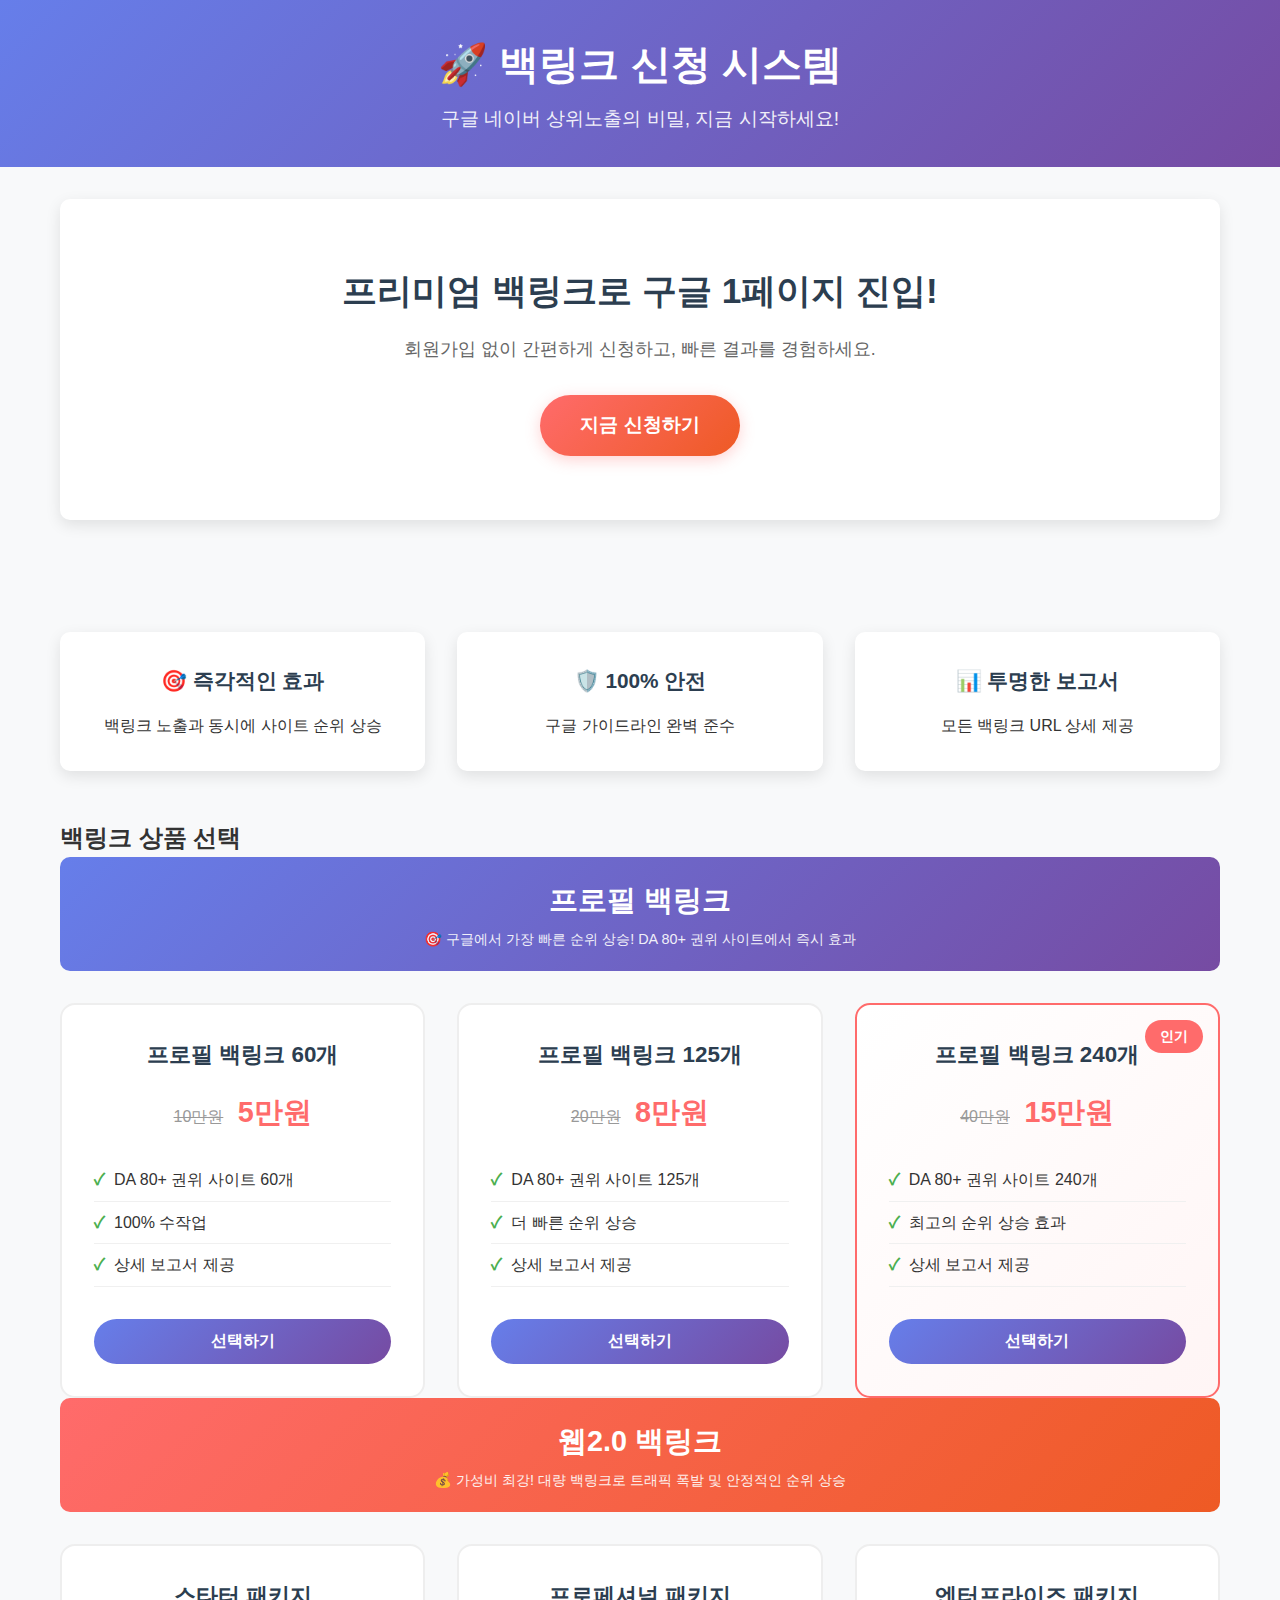
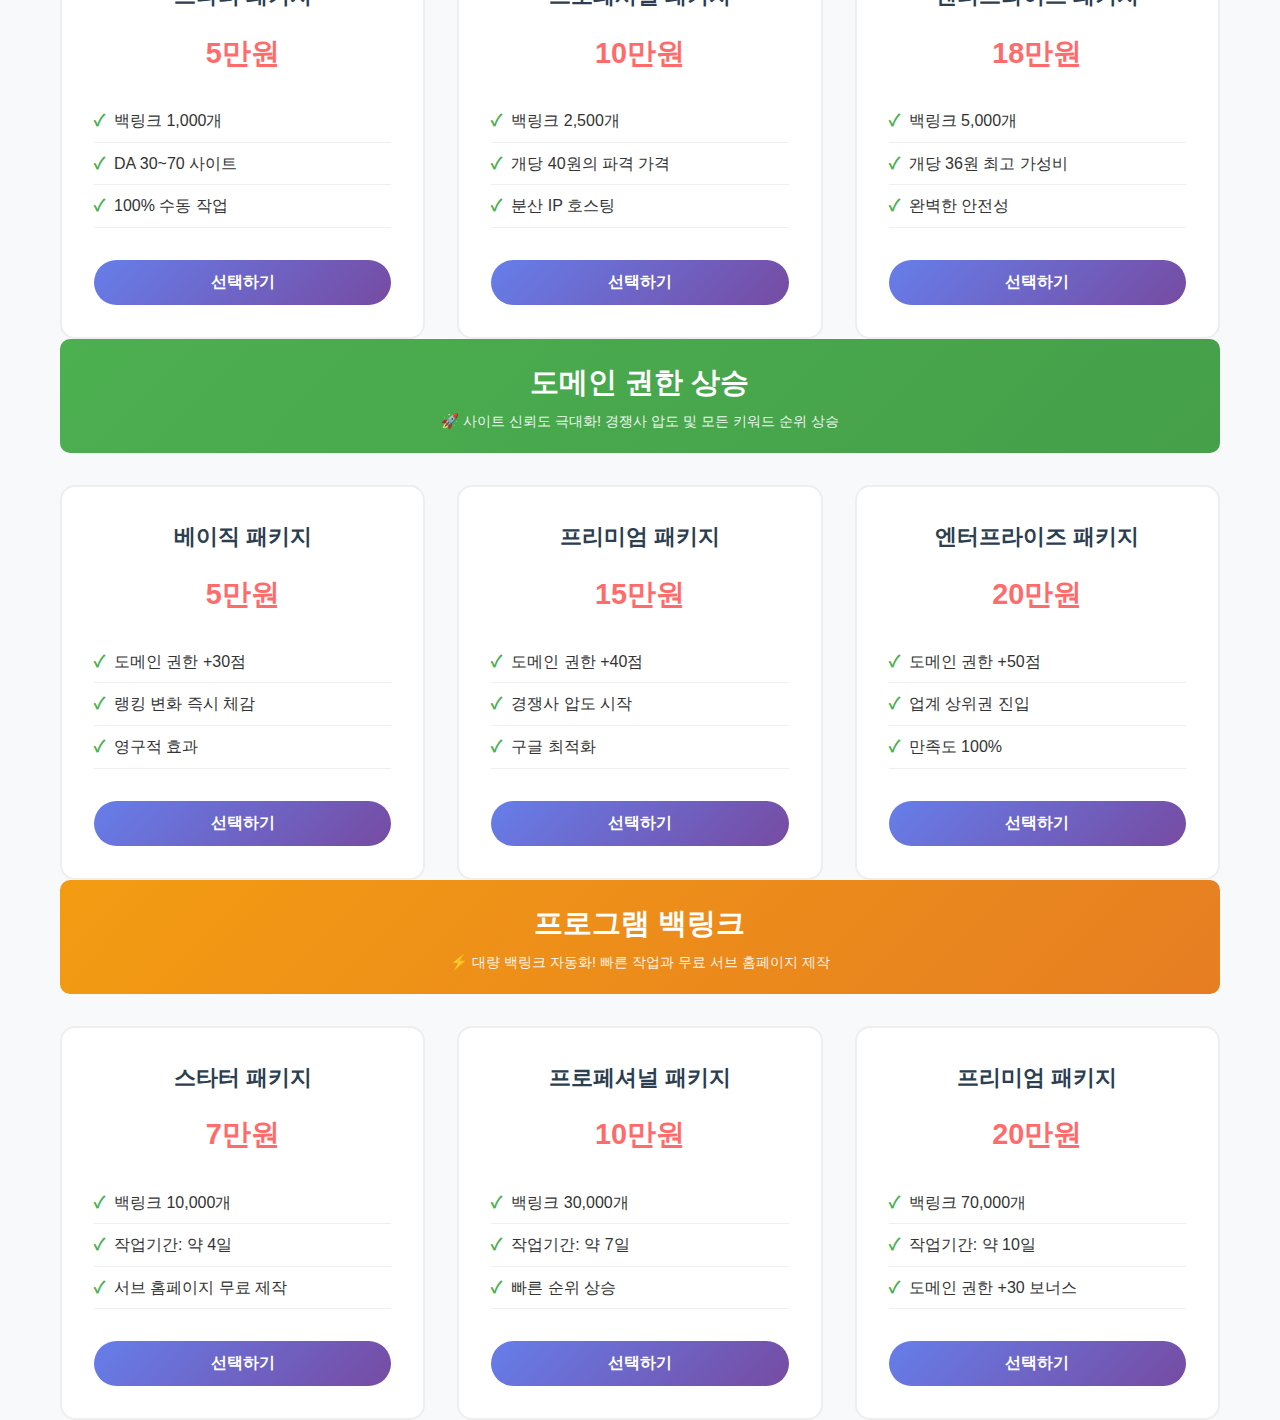
<file: index.html>
<!DOCTYPE html>
<html lang="ko">
<head>
    <meta charset="UTF-8">
    <meta name="viewport" content="width=device-width, initial-scale=1.0">
    <title>백링크 신청 시스템</title>
    <link rel="stylesheet" href="style.css">
</head>
<body>
    <header>
        <div class="container">
            <h1>🚀 백링크 신청 시스템</h1>
            <p>구글 네이버 상위노출의 비밀, 지금 시작하세요!</p>
        </div>
    </header>

    <main class="container">
        <section class="hero">
            <h2>프리미엄 백링크로 구글 1페이지 진입!</h2>
            <p>회원가입 없이 간편하게 신청하고, 빠른 결과를 경험하세요.</p>
            <a href="#products" class="cta-button" style="display: inline-block; text-decoration: none;">지금 신청하기</a>
        </section>

        <section class="features">
            <div class="feature-grid">
                <div class="feature-card">
                    <h3>🎯 즉각적인 효과</h3>
                    <p>백링크 노출과 동시에 사이트 순위 상승</p>
                </div>
                <div class="feature-card">
                    <h3>🛡️ 100% 안전</h3>
                    <p>구글 가이드라인 완벽 준수</p>
                </div>
                <div class="feature-card">
                    <h3>📊 투명한 보고서</h3>
                    <p>모든 백링크 URL 상세 제공</p>
                </div>
            </div>
        </section>

        <!-- 상품 섹션 -->
        <section id="products" class="products-section">
            <h2 class="section-title">백링크 상품 선택</h2>
            
            <!-- 프로필 백링크 섹션 -->
            <div class="product-category">
                <h3 class="category-title" style="background: linear-gradient(135deg, #667eea 0%, #764ba2 100%); color: white; padding: 20px; text-align: center; font-size: 1.8rem; margin-bottom: 30px; border-radius: 10px;">
                    프로필 백링크
                    <span style="display: block; font-size: 0.9rem; font-weight: normal; margin-top: 5px; opacity: 0.9;">
                        🎯 구글에서 가장 빠른 순위 상승! DA 80+ 권위 사이트에서 즉시 효과
                    </span>
                </h3>
                <div class="product-grid">
                    <div class="product-card" data-product="profile-60">
                        <h3>프로필 백링크 60개</h3>
                        <div class="price">
                            <span class="original-price">10만원</span>
                            <span class="sale-price">5만원</span>
                        </div>
                        <ul>
                            <li>DA 80+ 권위 사이트 60개</li>
                            <li>100% 수작업</li>
                            <li>상세 보고서 제공</li>
                        </ul>
                        <button class="select-btn order-now-btn" data-product="profile-60">선택하기</button>
                    </div>
                    <div class="product-card" data-product="profile-125">
                        <h3>프로필 백링크 125개</h3>
                        <div class="price">
                            <span class="original-price">20만원</span>
                            <span class="sale-price">8만원</span>
                        </div>
                        <ul>
                            <li>DA 80+ 권위 사이트 125개</li>
                            <li>더 빠른 순위 상승</li>
                            <li>상세 보고서 제공</li>
                        </ul>
                        <button class="select-btn order-now-btn" data-product="profile-125">선택하기</button>
                    </div>
                    <div class="product-card popular" data-product="profile-240">
                        <div class="popular-badge">인기</div>
                        <h3>프로필 백링크 240개</h3>
                        <div class="price">
                            <span class="original-price">40만원</span>
                            <span class="sale-price">15만원</span>
                        </div>
                        <ul>
                            <li>DA 80+ 권위 사이트 240개</li>
                            <li>최고의 순위 상승 효과</li>
                            <li>상세 보고서 제공</li>
                        </ul>
                        <button class="select-btn order-now-btn" data-product="profile-240">선택하기</button>
                    </div>
                </div>
            </div>

            <!-- 웹2.0 백링크 섹션 -->
            <div class="product-category">
                <h3 class="category-title" style="background: linear-gradient(135deg, #ff6b6b 0%, #ee5a24 100%); color: white; padding: 20px; text-align: center; font-size: 1.8rem; margin-bottom: 30px; border-radius: 10px;">
                    웹2.0 백링크
                    <span style="display: block; font-size: 0.9rem; font-weight: normal; margin-top: 5px; opacity: 0.9;">
                        💰 가성비 최강! 대량 백링크로 트래픽 폭발 및 안정적인 순위 상승
                    </span>
                </h3>
                <div class="product-grid">
                    <div class="product-card" data-product="web20-1000">
                        <h3>스타터 패키지</h3>
                        <div class="price">
                            <span class="sale-price">5만원</span>
                        </div>
                        <ul>
                            <li>백링크 1,000개</li>
                            <li>DA 30~70 사이트</li>
                            <li>100% 수동 작업</li>
                        </ul>
                        <button class="select-btn order-now-btn" data-product="web20-1000">선택하기</button>
                    </div>
                    <div class="product-card" data-product="web20-2500">
                        <h3>프로페셔널 패키지</h3>
                        <div class="price">
                            <span class="sale-price">10만원</span>
                        </div>
                        <ul>
                            <li>백링크 2,500개</li>
                            <li>개당 40원의 파격 가격</li>
                            <li>분산 IP 호스팅</li>
                        </ul>
                        <button class="select-btn order-now-btn" data-product="web20-2500">선택하기</button>
                    </div>
                    <div class="product-card" data-product="web20-5000">
                        <h3>엔터프라이즈 패키지</h3>
                        <div class="price">
                            <span class="sale-price">18만원</span>
                        </div>
                        <ul>
                            <li>백링크 5,000개</li>
                            <li>개당 36원 최고 가성비</li>
                            <li>완벽한 안전성</li>
                        </ul>
                        <button class="select-btn order-now-btn" data-product="web20-5000">선택하기</button>
                    </div>
                </div>
            </div>

            <!-- 도메인 권한 상승 섹션 -->
            <div class="product-category">
                <h3 class="category-title" style="background: linear-gradient(135deg, #4CAF50 0%, #45a049 100%); color: white; padding: 20px; text-align: center; font-size: 1.8rem; margin-bottom: 30px; border-radius: 10px;">
                    도메인 권한 상승
                    <span style="display: block; font-size: 0.9rem; font-weight: normal; margin-top: 5px; opacity: 0.9;">
                        🚀 사이트 신뢰도 극대화! 경쟁사 압도 및 모든 키워드 순위 상승
                    </span>
                </h3>
                <div class="product-grid">
                    <div class="product-card" data-product="domain-30">
                        <h3>베이직 패키지</h3>
                        <div class="price">
                            <span class="sale-price">5만원</span>
                        </div>
                        <ul>
                            <li>도메인 권한 +30점</li>
                            <li>랭킹 변화 즉시 체감</li>
                            <li>영구적 효과</li>
                        </ul>
                        <button class="select-btn order-now-btn" data-product="domain-30">선택하기</button>
                    </div>
                    <div class="product-card" data-product="domain-40">
                        <h3>프리미엄 패키지</h3>
                        <div class="price">
                            <span class="sale-price">15만원</span>
                        </div>
                        <ul>
                            <li>도메인 권한 +40점</li>
                            <li>경쟁사 압도 시작</li>
                            <li>구글 최적화</li>
                        </ul>
                        <button class="select-btn order-now-btn" data-product="domain-40">선택하기</button>
                    </div>
                    <div class="product-card" data-product="domain-50">
                        <h3>엔터프라이즈 패키지</h3>
                        <div class="price">
                            <span class="sale-price">20만원</span>
                        </div>
                        <ul>
                            <li>도메인 권한 +50점</li>
                            <li>업계 상위권 진입</li>
                            <li>만족도 100%</li>
                        </ul>
                        <button class="select-btn order-now-btn" data-product="domain-50">선택하기</button>
                    </div>
                </div>
            </div>

            <!-- 프로그램 백링크 섹션 -->
            <div class="product-category">
                <h3 class="category-title" style="background: linear-gradient(135deg, #f39c12 0%, #e67e22 100%); color: white; padding: 20px; text-align: center; font-size: 1.8rem; margin-bottom: 30px; border-radius: 10px;">
                    프로그램 백링크
                    <span style="display: block; font-size: 0.9rem; font-weight: normal; margin-top: 5px; opacity: 0.9;">
                        ⚡ 대량 백링크 자동화! 빠른 작업과 무료 서브 홈페이지 제작
                    </span>
                </h3>
                <div class="product-grid">
                    <div class="product-card" data-product="program-10000">
                        <h3>스타터 패키지</h3>
                        <div class="price">
                            <span class="sale-price">7만원</span>
                        </div>
                        <ul>
                            <li>백링크 10,000개</li>
                            <li>작업기간: 약 4일</li>
                            <li>서브 홈페이지 무료 제작</li>
                        </ul>
                        <button class="select-btn order-now-btn" data-product="program-10000">선택하기</button>
                    </div>
                    <div class="product-card" data-product="program-30000">
                        <h3>프로페셔널 패키지</h3>
                        <div class="price">
                            <span class="sale-price">10만원</span>
                        </div>
                        <ul>
                            <li>백링크 30,000개</li>
                            <li>작업기간: 약 7일</li>
                            <li>빠른 순위 상승</li>
                        </ul>
                        <button class="select-btn order-now-btn" data-product="program-30000">선택하기</button>
                    </div>
                    <div class="product-card" data-product="program-70000">
                        <h3>프리미엄 패키지</h3>
                        <div class="price">
                            <span class="sale-price">20만원</span>
                        </div>
                        <ul>
                            <li>백링크 70,000개</li>
                            <li>작업기간: 약 10일</li>
                            <li>도메인 권한 +30 보너스</li>
                        </ul>
                        <button class="select-btn order-now-btn" data-product="program-70000">선택하기</button>
                    </div>
                </div>
            </div>
        </section>
    </main>

    <!-- 주문 모달 -->
    <div id="orderModal" class="modal">
        <div class="modal-content">
            <span class="close">&times;</span>
            <h2>백링크 상품 선택</h2>
            
            <div class="product-tabs">
                <button class="tab-button active" data-tab="profile">프로필 백링크</button>
                <button class="tab-button" data-tab="web20">웹2.0 백링크</button>
                <button class="tab-button" data-tab="domain">도메인 권한 상승</button>
                <button class="tab-button" data-tab="program">프로그램 백링크</button>
            </div>

            <!-- 프로필 백링크 탭 -->
            <div id="profile" class="tab-content active">
                <div class="product-grid">
                    <div class="product-card" data-product="profile-60">
                        <h3>프로필 백링크 60개</h3>
                        <div class="price">
                            <span class="original-price">10만원</span>
                            <span class="sale-price">5만원</span>
                        </div>
                        <ul>
                            <li>DA 80+ 권위 사이트 60개</li>
                            <li>100% 수작업</li>
                            <li>상세 보고서 제공</li>
                        </ul>
                        <button class="select-btn">선택하기</button>
                    </div>
                    <div class="product-card" data-product="profile-125">
                        <h3>프로필 백링크 125개</h3>
                        <div class="price">
                            <span class="original-price">20만원</span>
                            <span class="sale-price">8만원</span>
                        </div>
                        <ul>
                            <li>DA 80+ 권위 사이트 125개</li>
                            <li>더 빠른 순위 상승</li>
                            <li>상세 보고서 제공</li>
                        </ul>
                        <button class="select-btn">선택하기</button>
                    </div>
                    <div class="product-card popular" data-product="profile-240">
                        <div class="popular-badge">인기</div>
                        <h3>프로필 백링크 240개</h3>
                        <div class="price">
                            <span class="original-price">40만원</span>
                            <span class="sale-price">15만원</span>
                        </div>
                        <ul>
                            <li>DA 80+ 권위 사이트 240개</li>
                            <li>최고의 순위 상승 효과</li>
                            <li>상세 보고서 제공</li>
                        </ul>
                        <button class="select-btn">선택하기</button>
                    </div>
                </div>
            </div>

            <!-- 웹2.0 백링크 탭 -->
            <div id="web20" class="tab-content">
                <div class="product-grid">
                    <div class="product-card" data-product="web20-1000">
                        <h3>스타터 패키지</h3>
                        <div class="price">
                            <span class="sale-price">5만원</span>
                        </div>
                        <ul>
                            <li>백링크 1,000개</li>
                            <li>DA 30~70 사이트</li>
                            <li>100% 수동 작업</li>
                        </ul>
                        <button class="select-btn">선택하기</button>
                    </div>
                    <div class="product-card" data-product="web20-2500">
                        <h3>프로페셔널 패키지</h3>
                        <div class="price">
                            <span class="sale-price">10만원</span>
                        </div>
                        <ul>
                            <li>백링크 2,500개</li>
                            <li>개당 40원의 파격 가격</li>
                            <li>분산 IP 호스팅</li>
                        </ul>
                        <button class="select-btn">선택하기</button>
                    </div>
                    <div class="product-card" data-product="web20-5000">
                        <h3>엔터프라이즈 패키지</h3>
                        <div class="price">
                            <span class="sale-price">18만원</span>
                        </div>
                        <ul>
                            <li>백링크 5,000개</li>
                            <li>개당 36원 최고 가성비</li>
                            <li>완벽한 안전성</li>
                        </ul>
                        <button class="select-btn">선택하기</button>
                    </div>
                </div>
            </div>

            <!-- 도메인 권한 상승 탭 -->
            <div id="domain" class="tab-content">
                <div class="product-grid">
                    <div class="product-card" data-product="domain-30">
                        <h3>베이직 패키지</h3>
                        <div class="price">
                            <span class="sale-price">5만원</span>
                        </div>
                        <ul>
                            <li>도메인 권한 +30점</li>
                            <li>랭킹 변화 즉시 체감</li>
                            <li>영구적 효과</li>
                        </ul>
                        <button class="select-btn">선택하기</button>
                    </div>
                    <div class="product-card" data-product="domain-40">
                        <h3>프리미엄 패키지</h3>
                        <div class="price">
                            <span class="sale-price">15만원</span>
                        </div>
                        <ul>
                            <li>도메인 권한 +40점</li>
                            <li>경쟁사 압도 시작</li>
                            <li>구글 최적화</li>
                        </ul>
                        <button class="select-btn">선택하기</button>
                    </div>
                    <div class="product-card" data-product="domain-50">
                        <h3>엔터프라이즈 패키지</h3>
                        <div class="price">
                            <span class="sale-price">20만원</span>
                        </div>
                        <ul>
                            <li>도메인 권한 +50점</li>
                            <li>업계 상위권 진입</li>
                            <li>만족도 100%</li>
                        </ul>
                        <button class="select-btn">선택하기</button>
                    </div>
                </div>
            </div>

            <!-- 프로그램 백링크 탭 -->
            <div id="program" class="tab-content">
                <div class="product-grid">
                    <div class="product-card" data-product="program-10000">
                        <h3>스타터 패키지</h3>
                        <div class="price">
                            <span class="sale-price">7만원</span>
                        </div>
                        <ul>
                            <li>백링크 10,000개</li>
                            <li>작업기간: 약 4일</li>
                            <li>서브 홈페이지 무료 제작</li>
                        </ul>
                        <button class="select-btn">선택하기</button>
                    </div>
                    <div class="product-card" data-product="program-30000">
                        <h3>프로페셔널 패키지</h3>
                        <div class="price">
                            <span class="sale-price">10만원</span>
                        </div>
                        <ul>
                            <li>백링크 30,000개</li>
                            <li>작업기간: 약 7일</li>
                            <li>빠른 순위 상승</li>
                        </ul>
                        <button class="select-btn">선택하기</button>
                    </div>
                    <div class="product-card" data-product="program-70000">
                        <h3>프리미엄 패키지</h3>
                        <div class="price">
                            <span class="sale-price">20만원</span>
                        </div>
                        <ul>
                            <li>백링크 70,000개</li>
                            <li>작업기간: 약 10일</li>
                            <li>도메인 권한 +30 보너스</li>
                        </ul>
                        <button class="select-btn">선택하기</button>
                    </div>
                </div>
            </div>
        </div>
    </div>

    <!-- 주문 정보 입력 모달 -->
    <div id="orderFormModal" class="modal">
        <div class="modal-content">
            <span class="close">&times;</span>
            <h2>주문 정보 입력</h2>
            
            <form id="orderForm">
                <div class="selected-product">
                    <h3 id="selectedProductName"></h3>
                    <p id="selectedProductPrice"></p>
                </div>

                <div class="form-group">
                    <label for="website">홈페이지 주소 *</label>
                    <input type="url" id="website" name="website" required placeholder="https://example.com">
                </div>

                <div class="form-group" id="keywordsGroup">
                    <label for="keywords">타겟 키워드 (1개 이상, 쉼표로 구분) *</label>
                    <input type="text" id="keywords" name="keywords" placeholder="키워드1, 키워드2, 키워드3 (1개 이상)">
                </div>

                <div class="form-group">
                    <label for="email">이메일 주소 (보고서 수신용) *</label>
                    <input type="email" id="email" name="email" required placeholder="example@email.com">
                </div>

                <button type="submit" class="order-submit-btn">주문하기</button>
            </form>
        </div>
    </div>

    <!-- 결제 정보 모달 -->
    <div id="paymentModal" class="modal">
        <div class="modal-content">
            <span class="close">&times;</span>
            <h2>결제 정보</h2>
            
            <div class="payment-info">
                <div class="order-summary">
                    <h3>주문 정보</h3>
                    <p><strong>주문번호:</strong> <span id="orderNumber"></span></p>
                    <p><strong>상품명:</strong> <span id="paymentProductName"></span></p>
                    <p><strong>결제금액:</strong> <span id="paymentAmount"></span></p>
                </div>

                <div class="bank-info">
                    <h3>입금 계좌</h3>
                    <div class="account-details">
                        <p><strong>은행:</strong>새마을금고</p>
                        <p><strong>계좌번호:</strong>9002-1439-7622-7</p>
                        <p><strong>예금주:</strong>최하나</p>
                    </div>
                    <button id="copyAccount" class="copy-btn">계좌번호 복사</button>
                </div>

                <div class="payment-notice">
                    <h4>⚠️ 입금 안내</h4>
                    <ul>
                        <li>입금자명은 주문시 입력한 이름으로 해주세요</li>
                        <li>입금 확인 후 텔레그램으로 작업 시작 알림을 보내드립니다</li>
                        <li>작업 완료 후 이메일로 상세 보고서를 발송합니다</li>
                        <li>입금 확인까지 보통 1-2시간 소요됩니다</li>
                    </ul>
                </div>

                <div class="payment-actions">
                    <button id="confirmPayment" class="confirm-payment-btn">입금 완료 알림</button>
                    <p class="payment-help">입금을 완료하신 후 위 버튼을 눌러주세요. 관리자에게 즉시 알림이 전송됩니다.</p>
                </div>
            </div>
        </div>
    </div>

    <script src="script.js"></script>
</body>
</html>
</file>
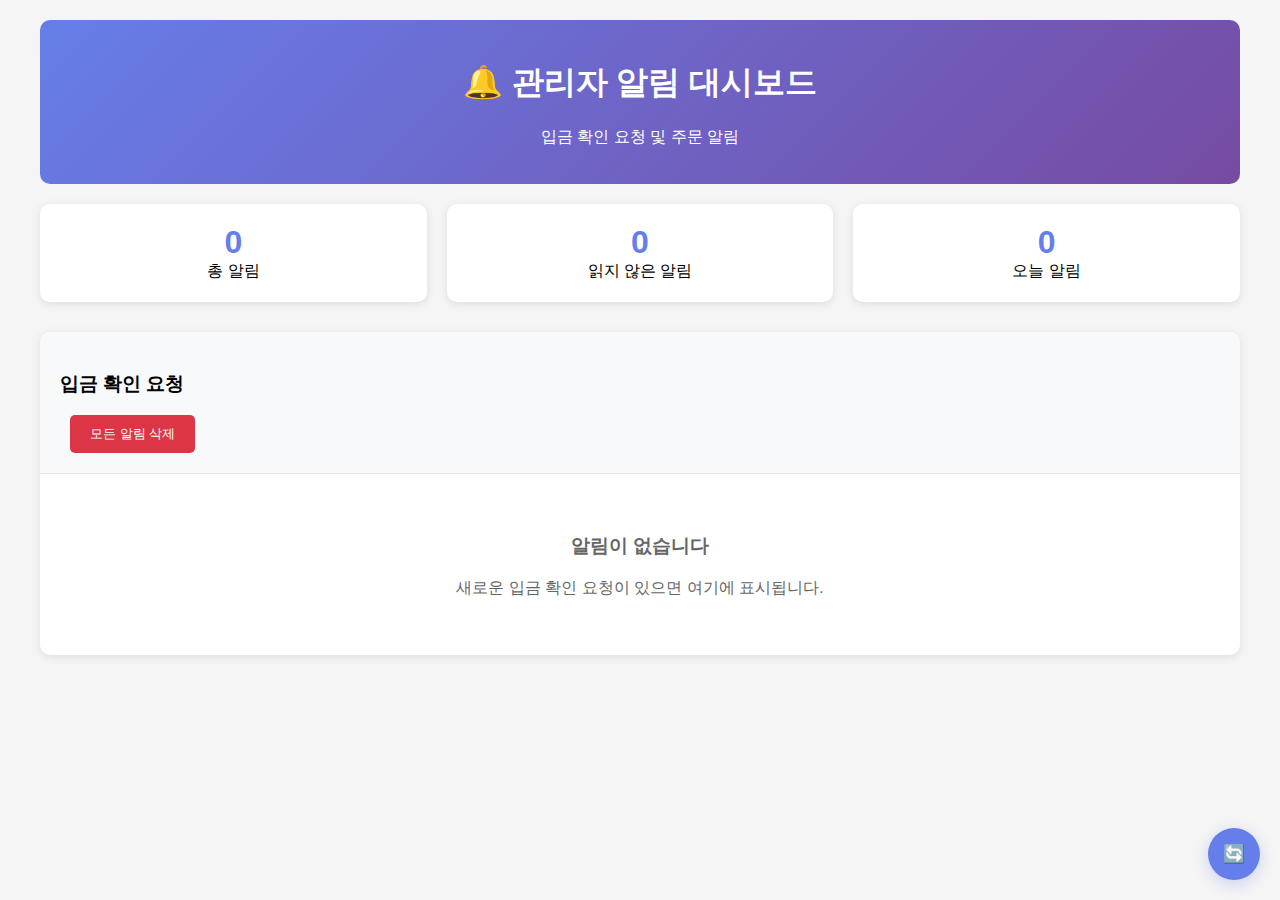
<file: admin-notifications.html>
<!DOCTYPE html>
<html lang="ko">
<head>
    <meta charset="UTF-8">
    <meta name="viewport" content="width=device-width, initial-scale=1.0">
    <title>관리자 알림 대시보드</title>
    <style>
        body {
            font-family: 'Segoe UI', Tahoma, Geneva, Verdana, sans-serif;
            margin: 0;
            padding: 20px;
            background-color: #f5f5f5;
        }
        .container {
            max-width: 1200px;
            margin: 0 auto;
        }
        .header {
            background: linear-gradient(135deg, #667eea 0%, #764ba2 100%);
            color: white;
            padding: 20px;
            border-radius: 10px;
            margin-bottom: 20px;
            text-align: center;
        }
        .stats {
            display: grid;
            grid-template-columns: repeat(auto-fit, minmax(200px, 1fr));
            gap: 20px;
            margin-bottom: 30px;
        }
        .stat-card {
            background: white;
            padding: 20px;
            border-radius: 10px;
            box-shadow: 0 2px 10px rgba(0,0,0,0.1);
            text-align: center;
        }
        .stat-number {
            font-size: 2rem;
            font-weight: bold;
            color: #667eea;
        }
        .notifications {
            background: white;
            border-radius: 10px;
            box-shadow: 0 2px 10px rgba(0,0,0,0.1);
            overflow: hidden;
        }
        .notification-header {
            background: #f8f9fa;
            padding: 20px;
            border-bottom: 1px solid #dee2e6;
        }
        .notification-item {
            padding: 20px;
            border-bottom: 1px solid #f0f0f0;
            transition: background 0.3s;
        }
        .notification-item:hover {
            background: #f8f9fa;
        }
        .notification-item.unread {
            border-left: 4px solid #007bff;
            background: #f8f9ff;
        }
        .notification-meta {
            display: flex;
            justify-content: space-between;
            align-items: center;
            margin-bottom: 10px;
        }
        .order-number {
            font-weight: bold;
            color: #667eea;
            font-size: 1.1rem;
        }
        .timestamp {
            color: #666;
            font-size: 0.9rem;
        }
        .notification-details {
            display: grid;
            grid-template-columns: repeat(auto-fit, minmax(200px, 1fr));
            gap: 15px;
            margin: 15px 0;
        }
        .detail-item {
            display: flex;
            flex-direction: column;
        }
        .detail-label {
            font-size: 0.8rem;
            color: #666;
            text-transform: uppercase;
            margin-bottom: 5px;
        }
        .detail-value {
            font-weight: 500;
        }
        .actions {
            margin-top: 15px;
        }
        .btn {
            padding: 8px 16px;
            border: none;
            border-radius: 5px;
            cursor: pointer;
            margin-right: 10px;
            transition: background 0.3s;
        }
        .btn-primary {
            background: #007bff;
            color: white;
        }
        .btn-primary:hover {
            background: #0056b3;
        }
        .btn-success {
            background: #28a745;
            color: white;
        }
        .btn-success:hover {
            background: #1e7e34;
        }
        .empty-state {
            text-align: center;
            padding: 40px;
            color: #666;
        }
        .refresh-btn {
            position: fixed;
            bottom: 20px;
            right: 20px;
            background: #667eea;
            color: white;
            border: none;
            padding: 15px;
            border-radius: 50%;
            cursor: pointer;
            box-shadow: 0 4px 15px rgba(102, 126, 234, 0.3);
            font-size: 18px;
        }
        .clear-btn {
            background: #dc3545;
            color: white;
            border: none;
            padding: 10px 20px;
            border-radius: 5px;
            cursor: pointer;
            margin-left: 10px;
        }
    </style>
</head>
<body>
    <div class="container">
        <div class="header">
            <h1>🔔 관리자 알림 대시보드</h1>
            <p>입금 확인 요청 및 주문 알림</p>
        </div>

        <div class="stats">
            <div class="stat-card">
                <div class="stat-number" id="totalNotifications">0</div>
                <div>총 알림</div>
            </div>
            <div class="stat-card">
                <div class="stat-number" id="unreadNotifications">0</div>
                <div>읽지 않은 알림</div>
            </div>
            <div class="stat-card">
                <div class="stat-number" id="todayNotifications">0</div>
                <div>오늘 알림</div>
            </div>
        </div>

        <div class="notifications">
            <div class="notification-header">
                <h3>입금 확인 요청</h3>
                <button class="clear-btn" onclick="clearAllNotifications()">모든 알림 삭제</button>
            </div>
            <div id="notificationsList"></div>
        </div>
    </div>

    <button class="refresh-btn" onclick="loadNotifications()" title="새로고침">🔄</button>

    <script>
        function loadNotifications() {
            const notifications = JSON.parse(localStorage.getItem('adminNotifications') || '[]');
            const notificationsList = document.getElementById('notificationsList');
            
            // 통계 업데이트
            updateStats(notifications);
            
            if (notifications.length === 0) {
                notificationsList.innerHTML = `
                    <div class="empty-state">
                        <h3>알림이 없습니다</h3>
                        <p>새로운 입금 확인 요청이 있으면 여기에 표시됩니다.</p>
                    </div>
                `;
                return;
            }
            
            // 최신 순으로 정렬
            notifications.sort((a, b) => new Date(b.timestamp) - new Date(a.timestamp));
            
            notificationsList.innerHTML = notifications.map(notification => `
                <div class="notification-item ${notification.status === 'pending' ? 'unread' : ''}">
                    <div class="notification-meta">
                        <div class="order-number">주문번호: ${notification.orderNumber}</div>
                        <div class="timestamp">${new Date(notification.timestamp).toLocaleString('ko-KR')}</div>
                    </div>
                    
                    <div class="notification-details">
                        <div class="detail-item">
                            <div class="detail-label">상품명</div>
                            <div class="detail-value">${notification.productName}</div>
                        </div>
                        <div class="detail-item">
                            <div class="detail-label">가격</div>
                            <div class="detail-value">${notification.price}</div>
                        </div>
                        <div class="detail-item">
                            <div class="detail-label">웹사이트</div>
                            <div class="detail-value">${notification.website}</div>
                        </div>
                        <div class="detail-item">
                            <div class="detail-label">키워드</div>
                            <div class="detail-value">${notification.keywords}</div>
                        </div>
                        <div class="detail-item">
                            <div class="detail-label">이메일</div>
                            <div class="detail-value">${notification.email}</div>
                        </div>
                    </div>
                    
                    <div class="actions">
                        ${notification.status === 'pending' ? `
                            <button class="btn btn-primary" onclick="markAsRead('${notification.id}')">읽음 처리</button>
                            <button class="btn btn-success" onclick="confirmPayment('${notification.id}')">입금 확인</button>
                        ` : `
                            <span style="color: #28a745; font-weight: bold;">✅ 처리 완료</span>
                        `}
                        <button class="btn" style="background: #dc3545; color: white;" onclick="deleteNotification('${notification.id}')">삭제</button>
                    </div>
                </div>
            `).join('');
        }
        
        function updateStats(notifications) {
            const total = notifications.length;
            const unread = notifications.filter(n => n.status === 'pending').length;
            const today = notifications.filter(n => {
                const notificationDate = new Date(n.timestamp).toDateString();
                const todayDate = new Date().toDateString();
                return notificationDate === todayDate;
            }).length;
            
            document.getElementById('totalNotifications').textContent = total;
            document.getElementById('unreadNotifications').textContent = unread;
            document.getElementById('todayNotifications').textContent = today;
        }
        
        function markAsRead(id) {
            const notifications = JSON.parse(localStorage.getItem('adminNotifications') || '[]');
            const notification = notifications.find(n => n.id === id);
            if (notification) {
                notification.status = 'read';
                localStorage.setItem('adminNotifications', JSON.stringify(notifications));
                loadNotifications();
            }
        }
        
        function confirmPayment(id) {
            const notifications = JSON.parse(localStorage.getItem('adminNotifications') || '[]');
            const notification = notifications.find(n => n.id === id);
            if (notification) {
                notification.status = 'confirmed';
                localStorage.setItem('adminNotifications', JSON.stringify(notifications));
                alert(`주문번호 ${notification.orderNumber}의 입금이 확인되었습니다.`);
                loadNotifications();
            }
        }
        
        function deleteNotification(id) {
            if (confirm('이 알림을 삭제하시겠습니까?')) {
                const notifications = JSON.parse(localStorage.getItem('adminNotifications') || '[]');
                const filtered = notifications.filter(n => n.id !== id);
                localStorage.setItem('adminNotifications', JSON.stringify(filtered));
                loadNotifications();
            }
        }
        
        function clearAllNotifications() {
            if (confirm('모든 알림을 삭제하시겠습니까?')) {
                localStorage.removeItem('adminNotifications');
                localStorage.removeItem('telegramNotifications');
                loadNotifications();
            }
        }
        
        // 페이지 로드 시 알림 로드
        loadNotifications();
        
        // 30초마다 자동 새로고침
        setInterval(loadNotifications, 30000);
    </script>
</body>
</html>
</file>
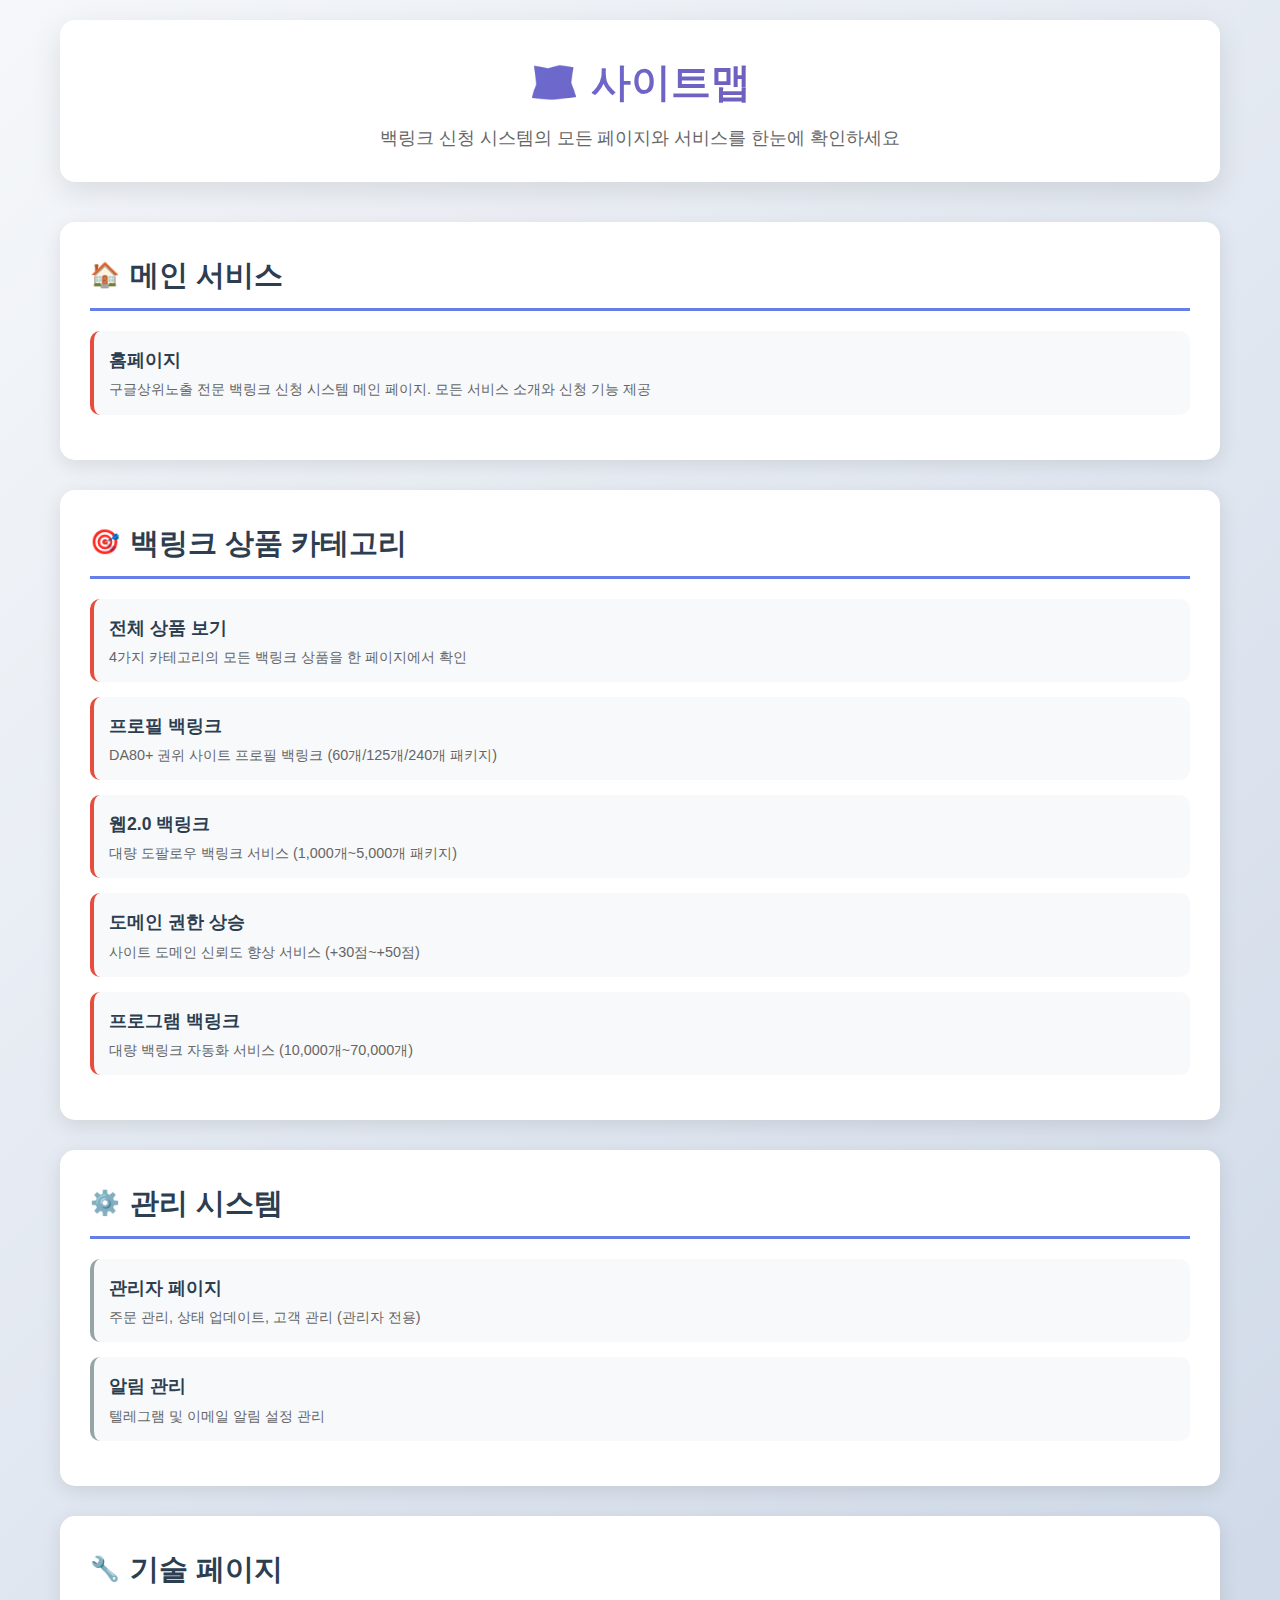
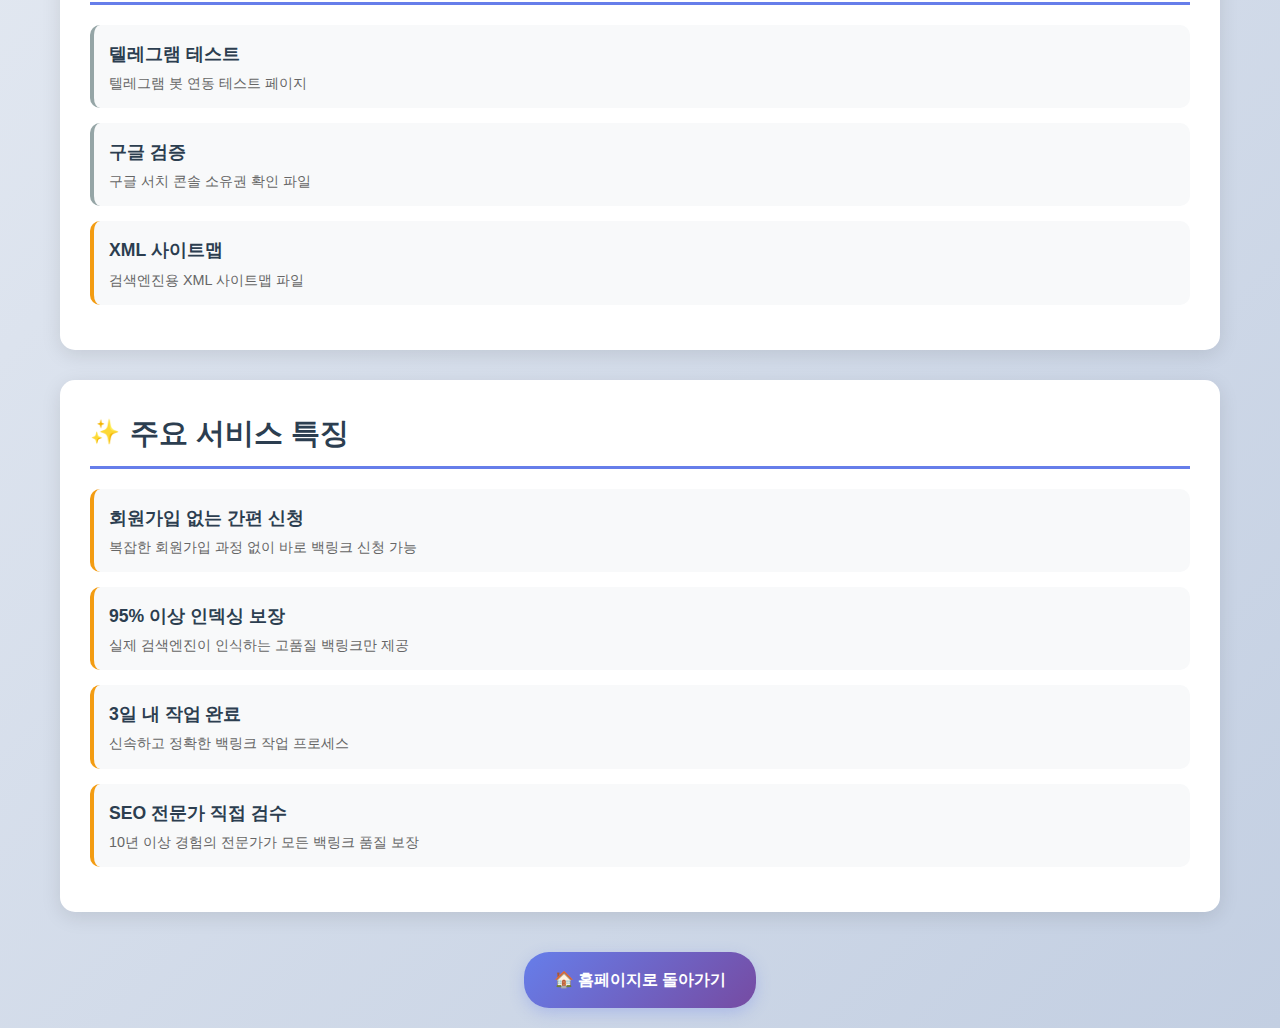
<file: sitemap.html>
<!DOCTYPE html>
<html lang="ko">
<head>
    <meta charset="UTF-8">
    <meta name="viewport" content="width=device-width, initial-scale=1.0">
    <title>사이트맵 | 백링크 신청 시스템</title>
    <meta name="description" content="백링크 신청 시스템의 전체 페이지 구조와 서비스 안내">
    <link rel="canonical" href="https://backlink-two.vercel.app/sitemap.html">
    <style>
        * {
            margin: 0;
            padding: 0;
            box-sizing: border-box;
        }

        body {
            font-family: 'Noto Sans KR', Arial, sans-serif;
            line-height: 1.6;
            color: #333;
            background: linear-gradient(135deg, #f5f7fa 0%, #c3cfe2 100%);
            min-height: 100vh;
        }

        .container {
            max-width: 1200px;
            margin: 0 auto;
            padding: 20px;
        }

        .header {
            text-align: center;
            margin-bottom: 40px;
            background: white;
            padding: 30px;
            border-radius: 15px;
            box-shadow: 0 10px 30px rgba(0,0,0,0.1);
        }

        .header h1 {
            color: #2c3e50;
            font-size: 2.5rem;
            margin-bottom: 10px;
            background: linear-gradient(135deg, #667eea 0%, #764ba2 100%);
            -webkit-background-clip: text;
            -webkit-text-fill-color: transparent;
            background-clip: text;
        }

        .header p {
            color: #666;
            font-size: 1.1rem;
        }

        .sitemap-section {
            background: white;
            margin-bottom: 30px;
            padding: 30px;
            border-radius: 15px;
            box-shadow: 0 5px 20px rgba(0,0,0,0.1);
        }

        .section-title {
            color: #2c3e50;
            font-size: 1.8rem;
            margin-bottom: 20px;
            padding-bottom: 10px;
            border-bottom: 3px solid #667eea;
            display: flex;
            align-items: center;
            gap: 10px;
        }

        .section-icon {
            font-size: 1.5rem;
        }

        .page-list {
            list-style: none;
        }

        .page-item {
            margin-bottom: 15px;
            padding: 15px;
            background: #f8f9fa;
            border-radius: 10px;
            border-left: 4px solid #667eea;
            transition: all 0.3s ease;
        }

        .page-item:hover {
            background: #e3f2fd;
            transform: translateX(5px);
        }

        .page-link {
            text-decoration: none;
            color: #2c3e50;
            font-weight: 600;
            font-size: 1.1rem;
            display: block;
            margin-bottom: 5px;
        }

        .page-link:hover {
            color: #667eea;
        }

        .page-description {
            color: #666;
            font-size: 0.9rem;
            line-height: 1.4;
        }

        .priority-high { border-left-color: #e74c3c; }
        .priority-medium { border-left-color: #f39c12; }
        .priority-low { border-left-color: #95a5a6; }

        .back-to-home {
            text-align: center;
            margin-top: 40px;
        }

        .back-button {
            display: inline-block;
            padding: 15px 30px;
            background: linear-gradient(135deg, #667eea 0%, #764ba2 100%);
            color: white;
            text-decoration: none;
            border-radius: 25px;
            font-weight: 600;
            transition: all 0.3s ease;
            box-shadow: 0 5px 15px rgba(102, 126, 234, 0.3);
        }

        .back-button:hover {
            transform: translateY(-2px);
            box-shadow: 0 8px 25px rgba(102, 126, 234, 0.4);
        }

        @media (max-width: 768px) {
            .container {
                padding: 10px;
            }
            
            .header h1 {
                font-size: 2rem;
            }
            
            .sitemap-section {
                padding: 20px;
            }
            
            .section-title {
                font-size: 1.5rem;
            }
        }
    </style>
</head>
<body>
    <div class="container">
        <div class="header">
            <h1>🗺️ 사이트맵</h1>
            <p>백링크 신청 시스템의 모든 페이지와 서비스를 한눈에 확인하세요</p>
        </div>

        <!-- 메인 서비스 페이지 -->
        <div class="sitemap-section">
            <h2 class="section-title">
                <span class="section-icon">🏠</span>
                메인 서비스
            </h2>
            <ul class="page-list">
                <li class="page-item priority-high">
                    <a href="/" class="page-link">홈페이지</a>
                    <p class="page-description">구글상위노출 전문 백링크 신청 시스템 메인 페이지. 모든 서비스 소개와 신청 기능 제공</p>
                </li>
            </ul>
        </div>

        <!-- 백링크 상품 카테고리 -->
        <div class="sitemap-section">
            <h2 class="section-title">
                <span class="section-icon">🎯</span>
                백링크 상품 카테고리
            </h2>
            <ul class="page-list">
                <li class="page-item priority-high">
                    <a href="/#products" class="page-link">전체 상품 보기</a>
                    <p class="page-description">4가지 카테고리의 모든 백링크 상품을 한 페이지에서 확인</p>
                </li>
                <li class="page-item priority-high">
                    <a href="/#profile-backlinks" class="page-link">프로필 백링크</a>
                    <p class="page-description">DA80+ 권위 사이트 프로필 백링크 (60개/125개/240개 패키지)</p>
                </li>
                <li class="page-item priority-high">
                    <a href="/#web20-backlinks" class="page-link">웹2.0 백링크</a>
                    <p class="page-description">대량 도팔로우 백링크 서비스 (1,000개~5,000개 패키지)</p>
                </li>
                <li class="page-item priority-high">
                    <a href="/#domain-authority" class="page-link">도메인 권한 상승</a>
                    <p class="page-description">사이트 도메인 신뢰도 향상 서비스 (+30점~+50점)</p>
                </li>
                <li class="page-item priority-high">
                    <a href="/#program-backlinks" class="page-link">프로그램 백링크</a>
                    <p class="page-description">대량 백링크 자동화 서비스 (10,000개~70,000개)</p>
                </li>
            </ul>
        </div>

        <!-- 관리 페이지 -->
        <div class="sitemap-section">
            <h2 class="section-title">
                <span class="section-icon">⚙️</span>
                관리 시스템
            </h2>
            <ul class="page-list">
                <li class="page-item priority-low">
                    <a href="/admin" class="page-link">관리자 페이지</a>
                    <p class="page-description">주문 관리, 상태 업데이트, 고객 관리 (관리자 전용)</p>
                </li>
                <li class="page-item priority-low">
                    <a href="/admin-notifications.html" class="page-link">알림 관리</a>
                    <p class="page-description">텔레그램 및 이메일 알림 설정 관리</p>
                </li>
            </ul>
        </div>

        <!-- 기술 및 테스트 페이지 -->
        <div class="sitemap-section">
            <h2 class="section-title">
                <span class="section-icon">🔧</span>
                기술 페이지
            </h2>
            <ul class="page-list">
                <li class="page-item priority-low">
                    <a href="/telegram-test.html" class="page-link">텔레그램 테스트</a>
                    <p class="page-description">텔레그램 봇 연동 테스트 페이지</p>
                </li>
                <li class="page-item priority-low">
                    <a href="/google185132f8a67f7e84.html" class="page-link">구글 검증</a>
                    <p class="page-description">구글 서치 콘솔 소유권 확인 파일</p>
                </li>
                <li class="page-item priority-medium">
                    <a href="/sitemap.xml" class="page-link">XML 사이트맵</a>
                    <p class="page-description">검색엔진용 XML 사이트맵 파일</p>
                </li>
            </ul>
        </div>

        <!-- 서비스 특징 -->
        <div class="sitemap-section">
            <h2 class="section-title">
                <span class="section-icon">✨</span>
                주요 서비스 특징
            </h2>
            <ul class="page-list">
                <li class="page-item priority-medium">
                    <div class="page-link" style="cursor: default;">회원가입 없는 간편 신청</div>
                    <p class="page-description">복잡한 회원가입 과정 없이 바로 백링크 신청 가능</p>
                </li>
                <li class="page-item priority-medium">
                    <div class="page-link" style="cursor: default;">95% 이상 인덱싱 보장</div>
                    <p class="page-description">실제 검색엔진이 인식하는 고품질 백링크만 제공</p>
                </li>
                <li class="page-item priority-medium">
                    <div class="page-link" style="cursor: default;">3일 내 작업 완료</div>
                    <p class="page-description">신속하고 정확한 백링크 작업 프로세스</p>
                </li>
                <li class="page-item priority-medium">
                    <div class="page-link" style="cursor: default;">SEO 전문가 직접 검수</div>
                    <p class="page-description">10년 이상 경험의 전문가가 모든 백링크 품질 보장</p>
                </li>
            </ul>
        </div>

        <div class="back-to-home">
            <a href="/" class="back-button">🏠 홈페이지로 돌아가기</a>
        </div>
    </div>
</body>
</html>
</file>
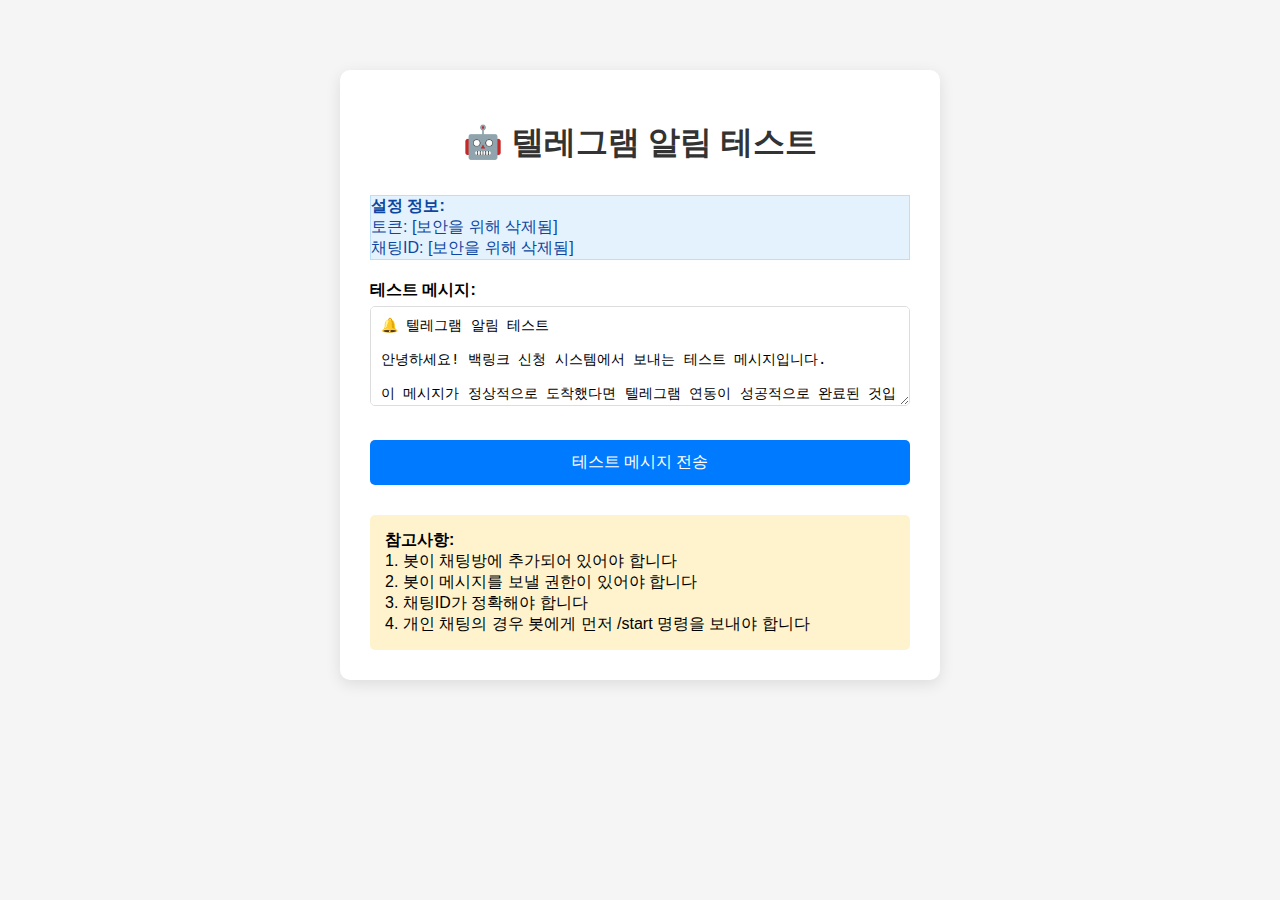
<file: telegram-test.html>
<!DOCTYPE html>
<html lang="ko">
<head>
    <meta charset="UTF-8">
    <meta name="viewport" content="width=device-width, initial-scale=1.0">
    <title>텔레그램 알림 테스트</title>
    <style>
        body {
            font-family: Arial, sans-serif;
            max-width: 600px;
            margin: 50px auto;
            padding: 20px;
            background-color: #f5f5f5;
        }
        .container {
            background: white;
            padding: 30px;
            border-radius: 10px;
            box-shadow: 0 4px 15px rgba(0,0,0,0.1);
        }
        h1 {
            text-align: center;
            color: #333;
            margin-bottom: 30px;
        }
        .form-group {
            margin-bottom: 20px;
        }
        label {
            display: block;
            margin-bottom: 5px;
            font-weight: bold;
        }
        input, textarea {
            width: 100%;
            padding: 10px;
            border: 1px solid #ddd;
            border-radius: 5px;
            font-size: 14px;
            box-sizing: border-box;
        }
        textarea {
            height: 100px;
            resize: vertical;
        }
        .btn {
            background: #007bff;
            color: white;
            border: none;
            padding: 12px 30px;
            border-radius: 5px;
            cursor: pointer;
            font-size: 16px;
            width: 100%;
            margin-top: 10px;
        }
        .btn:hover {
            background: #0056b3;
        }
        .btn:disabled {
            background: #6c757d;
            cursor: not-allowed;
        }
        .result {
            margin-top: 20px;
            padding: 15px;
            border-radius: 5px;
            font-family: monospace;
            white-space: pre-wrap;
        }
        .success {
            background: #d4edda;
            border: 1px solid #c3e6cb;
            color: #155724;
        }
        .error {
            background: #f8d7da;
            border: 1px solid #f5c6cb;
            color: #721c24;
        }
        .info {
            background: #e3f2fd;
            border: 1px solid #bbdefb;
            color: #0d47a1;
            margin-bottom: 20px;
        }
    </style>
</head>
<body>
    <div class="container">
        <h1>🤖 텔레그램 알림 테스트</h1>
        
        <div class="info">
            <strong>설정 정보:</strong><br>
            토큰: [보안을 위해 삭제됨]<br>
            채팅ID: [보안을 위해 삭제됨]
        </div>

        <div class="form-group">
            <label for="testMessage">테스트 메시지:</label>
            <textarea id="testMessage" placeholder="전송할 메시지를 입력하세요...">🔔 텔레그램 알림 테스트

안녕하세요! 백링크 신청 시스템에서 보내는 테스트 메시지입니다.

이 메시지가 정상적으로 도착했다면 텔레그램 연동이 성공적으로 완료된 것입니다.

테스트 시간: ${new Date().toLocaleString('ko-KR')}</textarea>
        </div>

        <button class="btn" onclick="sendTestMessage()" id="sendBtn">테스트 메시지 전송</button>
        
        <div id="result"></div>

        <div style="margin-top: 30px; padding: 15px; background: #fff3cd; border-radius: 5px;">
            <strong>참고사항:</strong><br>
            1. 봇이 채팅방에 추가되어 있어야 합니다<br>
            2. 봇이 메시지를 보낼 권한이 있어야 합니다<br>
            3. 채팅ID가 정확해야 합니다<br>
            4. 개인 채팅의 경우 봇에게 먼저 /start 명령을 보내야 합니다
        </div>
    </div>

    <script>
        async function sendTestMessage() {
            const btn = document.getElementById('sendBtn');
            const result = document.getElementById('result');
            const message = document.getElementById('testMessage').value;
            
            if (!message.trim()) {
                result.innerHTML = '<div class="error">메시지를 입력해주세요.</div>';
                return;
            }
            
            btn.disabled = true;
            btn.textContent = '전송 중...';
            result.innerHTML = '';
            
            const telegramToken = 'YOUR_BOT_TOKEN_HERE';
            const chatId = 'YOUR_CHAT_ID_HERE';
            
            try {
                console.log('텔레그램 API 호출 시작...');
                
                const response = await fetch(`https://api.telegram.org/bot${telegramToken}/sendMessage`, {
                    method: 'POST',
                    headers: {
                        'Content-Type': 'application/json',
                    },
                    body: JSON.stringify({
                        chat_id: chatId,
                        text: message.replace('${new Date().toLocaleString(\'ko-KR\')}', new Date().toLocaleString('ko-KR'))
                    })
                });

                const responseData = await response.json();
                console.log('텔레그램 API 응답:', responseData);
                
                if (response.ok && responseData.ok) {
                    result.innerHTML = `<div class="success">✅ 메시지 전송 성공!

응답 데이터:
${JSON.stringify(responseData, null, 2)}</div>`;
                } else {
                    result.innerHTML = `<div class="error">❌ 메시지 전송 실패

오류 코드: ${responseData.error_code || 'Unknown'}
오류 메시지: ${responseData.description || 'Unknown error'}

전체 응답:
${JSON.stringify(responseData, null, 2)}</div>`;
                }
                
            } catch (error) {
                console.error('텔레그램 전송 오류:', error);
                result.innerHTML = `<div class="error">❌ 네트워크 오류

오류 메시지: ${error.message}

가능한 원인:
- CORS 정책 차단
- 네트워크 연결 문제
- 잘못된 API 토큰
- 텔레그램 서버 문제</div>`;
            } finally {
                btn.disabled = false;
                btn.textContent = '테스트 메시지 전송';
            }
        }
        
        // 봇 정보 확인 함수
        async function checkBotInfo() {
            const telegramToken = 'YOUR_BOT_TOKEN_HERE';
            
            try {
                const response = await fetch(`https://api.telegram.org/bot${telegramToken}/getMe`);
                const data = await response.json();
                console.log('봇 정보:', data);
                
                if (data.ok) {
                    console.log(`봇 이름: ${data.result.first_name}`);
                    console.log(`봇 사용자명: @${data.result.username}`);
                }
            } catch (error) {
                console.error('봇 정보 확인 오류:', error);
            }
        }
        
        // 페이지 로드 시 봇 정보 확인
        checkBotInfo();
    </script>
</body>
</html>
</file>
<file: style.css>
* {
    margin: 0;
    padding: 0;
    box-sizing: border-box;
}

body {
    font-family: 'Segoe UI', Tahoma, Geneva, Verdana, sans-serif;
    line-height: 1.6;
    color: #333;
    background-color: #f8f9fa;
}

.container {
    max-width: 1200px;
    margin: 0 auto;
    padding: 0 20px;
}

/* Header */
header {
    background: linear-gradient(135deg, #667eea 0%, #764ba2 100%);
    color: white;
    padding: 2rem 0;
    text-align: center;
}

header h1 {
    font-size: 2.5rem;
    margin-bottom: 0.5rem;
}

header p {
    font-size: 1.2rem;
    opacity: 0.9;
}

/* Hero Section */
.hero {
    text-align: center;
    padding: 4rem 0;
    background: white;
    margin: 2rem 0;
    border-radius: 10px;
    box-shadow: 0 5px 15px rgba(0,0,0,0.1);
}

.hero h2 {
    font-size: 2.2rem;
    margin-bottom: 1rem;
    color: #2c3e50;
}

.hero p {
    font-size: 1.1rem;
    margin-bottom: 2rem;
    color: #666;
}

.cta-button {
    background: linear-gradient(135deg, #ff6b6b 0%, #ee5a24 100%);
    color: white;
    padding: 15px 40px;
    border: none;
    border-radius: 50px;
    font-size: 1.2rem;
    font-weight: bold;
    cursor: pointer;
    transition: all 0.3s ease;
    box-shadow: 0 4px 15px rgba(255,107,107,0.3);
}

.cta-button:hover {
    transform: translateY(-2px);
    box-shadow: 0 6px 20px rgba(255,107,107,0.4);
}

/* Features */
.features {
    padding: 3rem 0;
}

.feature-grid {
    display: grid;
    grid-template-columns: repeat(auto-fit, minmax(300px, 1fr));
    gap: 2rem;
    margin-top: 2rem;
}

.feature-card {
    background: white;
    padding: 2rem;
    border-radius: 10px;
    text-align: center;
    box-shadow: 0 5px 15px rgba(0,0,0,0.1);
    transition: transform 0.3s ease;
}

.feature-card:hover {
    transform: translateY(-5px);
}

.feature-card h3 {
    font-size: 1.3rem;
    margin-bottom: 1rem;
    color: #2c3e50;
}

/* Modal */
.modal {
    display: none;
    position: fixed;
    z-index: 1000;
    left: 0;
    top: 0;
    width: 100%;
    height: 100%;
    background-color: rgba(0,0,0,0.5);
    backdrop-filter: blur(5px);
}

.modal-content {
    background-color: white;
    margin: 2% auto;
    padding: 2rem;
    border-radius: 15px;
    width: 90%;
    max-width: 1000px;
    max-height: 90vh;
    overflow-y: auto;
    position: relative;
    box-shadow: 0 20px 40px rgba(0,0,0,0.2);
}

.close {
    position: absolute;
    right: 20px;
    top: 15px;
    font-size: 28px;
    font-weight: bold;
    cursor: pointer;
    color: #aaa;
    transition: color 0.3s ease;
}

.close:hover {
    color: #333;
}

/* Product Tabs */
.product-tabs {
    display: flex;
    gap: 10px;
    margin-bottom: 2rem;
    border-bottom: 2px solid #eee;
    flex-wrap: wrap;
}

.tab-button {
    padding: 12px 20px;
    border: none;
    background: none;
    cursor: pointer;
    font-size: 1rem;
    color: #666;
    border-bottom: 3px solid transparent;
    transition: all 0.3s ease;
}

.tab-button.active {
    color: #667eea;
    border-bottom-color: #667eea;
    font-weight: bold;
}

.tab-button:hover {
    color: #667eea;
}

/* Tab Content */
.tab-content {
    display: none;
}

.tab-content.active {
    display: block;
}

/* Product Grid */
.product-grid {
    display: grid;
    grid-template-columns: repeat(auto-fit, minmax(320px, 1fr));
    gap: 2rem;
    margin-top: 2rem;
}

.product-card {
    background: white;
    border: 2px solid #eee;
    border-radius: 15px;
    padding: 2rem;
    text-align: center;
    transition: all 0.3s ease;
    position: relative;
    overflow: hidden;
}

.product-card:hover {
    border-color: #667eea;
    transform: translateY(-5px);
    box-shadow: 0 10px 30px rgba(102,126,234,0.2);
}

.product-card.popular {
    border-color: #ff6b6b;
    background: linear-gradient(135deg, #fff 0%, #fff5f5 100%);
}

.popular-badge {
    position: absolute;
    top: 15px;
    right: 15px;
    background: #ff6b6b;
    color: white;
    padding: 5px 15px;
    border-radius: 20px;
    font-size: 0.9rem;
    font-weight: bold;
}

.product-card h3 {
    font-size: 1.4rem;
    margin-bottom: 1rem;
    color: #2c3e50;
}

.price {
    margin-bottom: 1.5rem;
}

.original-price {
    text-decoration: line-through;
    color: #999;
    font-size: 1rem;
    margin-right: 10px;
}

.sale-price {
    color: #ff6b6b;
    font-size: 1.8rem;
    font-weight: bold;
}

.product-card ul {
    list-style: none;
    margin-bottom: 2rem;
    text-align: left;
}

.product-card li {
    padding: 8px 0;
    border-bottom: 1px solid #f0f0f0;
    position: relative;
    padding-left: 20px;
}

.product-card li:before {
    content: "✓";
    position: absolute;
    left: 0;
    color: #4CAF50;
    font-weight: bold;
}

.select-btn {
    background: linear-gradient(135deg, #667eea 0%, #764ba2 100%);
    color: white;
    padding: 12px 30px;
    border: none;
    border-radius: 25px;
    font-size: 1rem;
    font-weight: bold;
    cursor: pointer;
    transition: all 0.3s ease;
    width: 100%;
}

.select-btn:hover {
    transform: translateY(-2px);
    box-shadow: 0 5px 15px rgba(102,126,234,0.3);
}

/* Order Form */
.selected-product {
    background: linear-gradient(135deg, #667eea 0%, #764ba2 100%);
    color: white;
    padding: 1.5rem;
    border-radius: 10px;
    margin-bottom: 2rem;
    text-align: center;
}

.selected-product h3 {
    margin-bottom: 0.5rem;
}

.form-group {
    margin-bottom: 1.5rem;
}

.form-group label {
    display: block;
    margin-bottom: 0.5rem;
    font-weight: bold;
    color: #333;
}

.form-group input,
.form-group textarea {
    width: 100%;
    padding: 12px;
    border: 2px solid #ddd;
    border-radius: 8px;
    font-size: 1rem;
    transition: border-color 0.3s ease;
}

.form-group input:focus,
.form-group textarea:focus {
    outline: none;
    border-color: #667eea;
}

.order-submit-btn {
    background: linear-gradient(135deg, #ff6b6b 0%, #ee5a24 100%);
    color: white;
    padding: 15px 40px;
    border: none;
    border-radius: 25px;
    font-size: 1.2rem;
    font-weight: bold;
    cursor: pointer;
    width: 100%;
    transition: all 0.3s ease;
}

.order-submit-btn:hover {
    transform: translateY(-2px);
    box-shadow: 0 5px 15px rgba(255,107,107,0.3);
}

/* Payment Modal */
.payment-info {
    max-width: 600px;
    margin: 0 auto;
}

.order-summary {
    background: #f8f9fa;
    padding: 1.5rem;
    border-radius: 10px;
    margin-bottom: 2rem;
}

.order-summary h3 {
    margin-bottom: 1rem;
    color: #2c3e50;
}

.order-summary p {
    margin-bottom: 0.5rem;
    font-size: 1.1rem;
}

.bank-info {
    background: linear-gradient(135deg, #667eea 0%, #764ba2 100%);
    color: white;
    padding: 2rem;
    border-radius: 10px;
    margin-bottom: 2rem;
    text-align: center;
}

.bank-info h3 {
    margin-bottom: 1rem;
}

.account-details {
    margin-bottom: 1.5rem;
}

.account-details p {
    margin-bottom: 0.5rem;
    font-size: 1.1rem;
}

.copy-btn {
    background: rgba(255,255,255,0.2);
    color: white;
    padding: 10px 20px;
    border: 2px solid white;
    border-radius: 20px;
    cursor: pointer;
    transition: all 0.3s ease;
}

.copy-btn:hover {
    background: white;
    color: #667eea;
}

.payment-notice {
    background: #fff3cd;
    border: 1px solid #ffeaa7;
    border-radius: 10px;
    padding: 1.5rem;
}

.payment-notice h4 {
    margin-bottom: 1rem;
    color: #856404;
}

.payment-notice ul {
    margin-left: 1.5rem;
}

.payment-notice li {
    margin-bottom: 0.5rem;
    color: #856404;
}

/* Payment Actions */
.payment-actions {
    margin-top: 30px;
    text-align: center;
    padding: 20px;
    background: #f8f9fa;
    border-radius: 10px;
    border: 2px dashed #007bff;
}

.confirm-payment-btn {
    background: linear-gradient(135deg, #007bff 0%, #0056b3 100%);
    color: white;
    border: none;
    padding: 15px 30px;
    border-radius: 25px;
    cursor: pointer;
    font-size: 16px;
    font-weight: bold;
    margin-bottom: 10px;
    transition: all 0.3s;
    box-shadow: 0 4px 15px rgba(0, 123, 255, 0.3);
}

.confirm-payment-btn:hover {
    background: linear-gradient(135deg, #0056b3 0%, #004085 100%);
    transform: translateY(-2px);
    box-shadow: 0 6px 20px rgba(0, 123, 255, 0.4);
}

.confirm-payment-btn:disabled {
    background: #6c757d;
    cursor: not-allowed;
    transform: none;
    box-shadow: none;
}

.payment-help {
    color: #666;
    font-size: 14px;
    margin-top: 10px;
    line-height: 1.4;
}

/* Responsive */
@media (max-width: 768px) {
    .container {
        padding: 0 15px;
    }
    
    header h1 {
        font-size: 2rem;
    }
    
    .hero h2 {
        font-size: 1.8rem;
    }
    
    .modal-content {
        width: 95%;
        padding: 1.5rem;
    }
    
    .product-tabs {
        flex-direction: column;
    }
    
    .tab-button {
        text-align: center;
        padding: 10px;
    }
    
    .product-grid {
        grid-template-columns: 1fr;
    }
}

@media (max-width: 480px) {
    .hero {
        padding: 2rem 0;
    }
    
    .cta-button {
        padding: 12px 30px;
        font-size: 1.1rem;
    }
    
    .modal-content {
        margin: 5% auto;
        padding: 1rem;
    }
}
</file>
